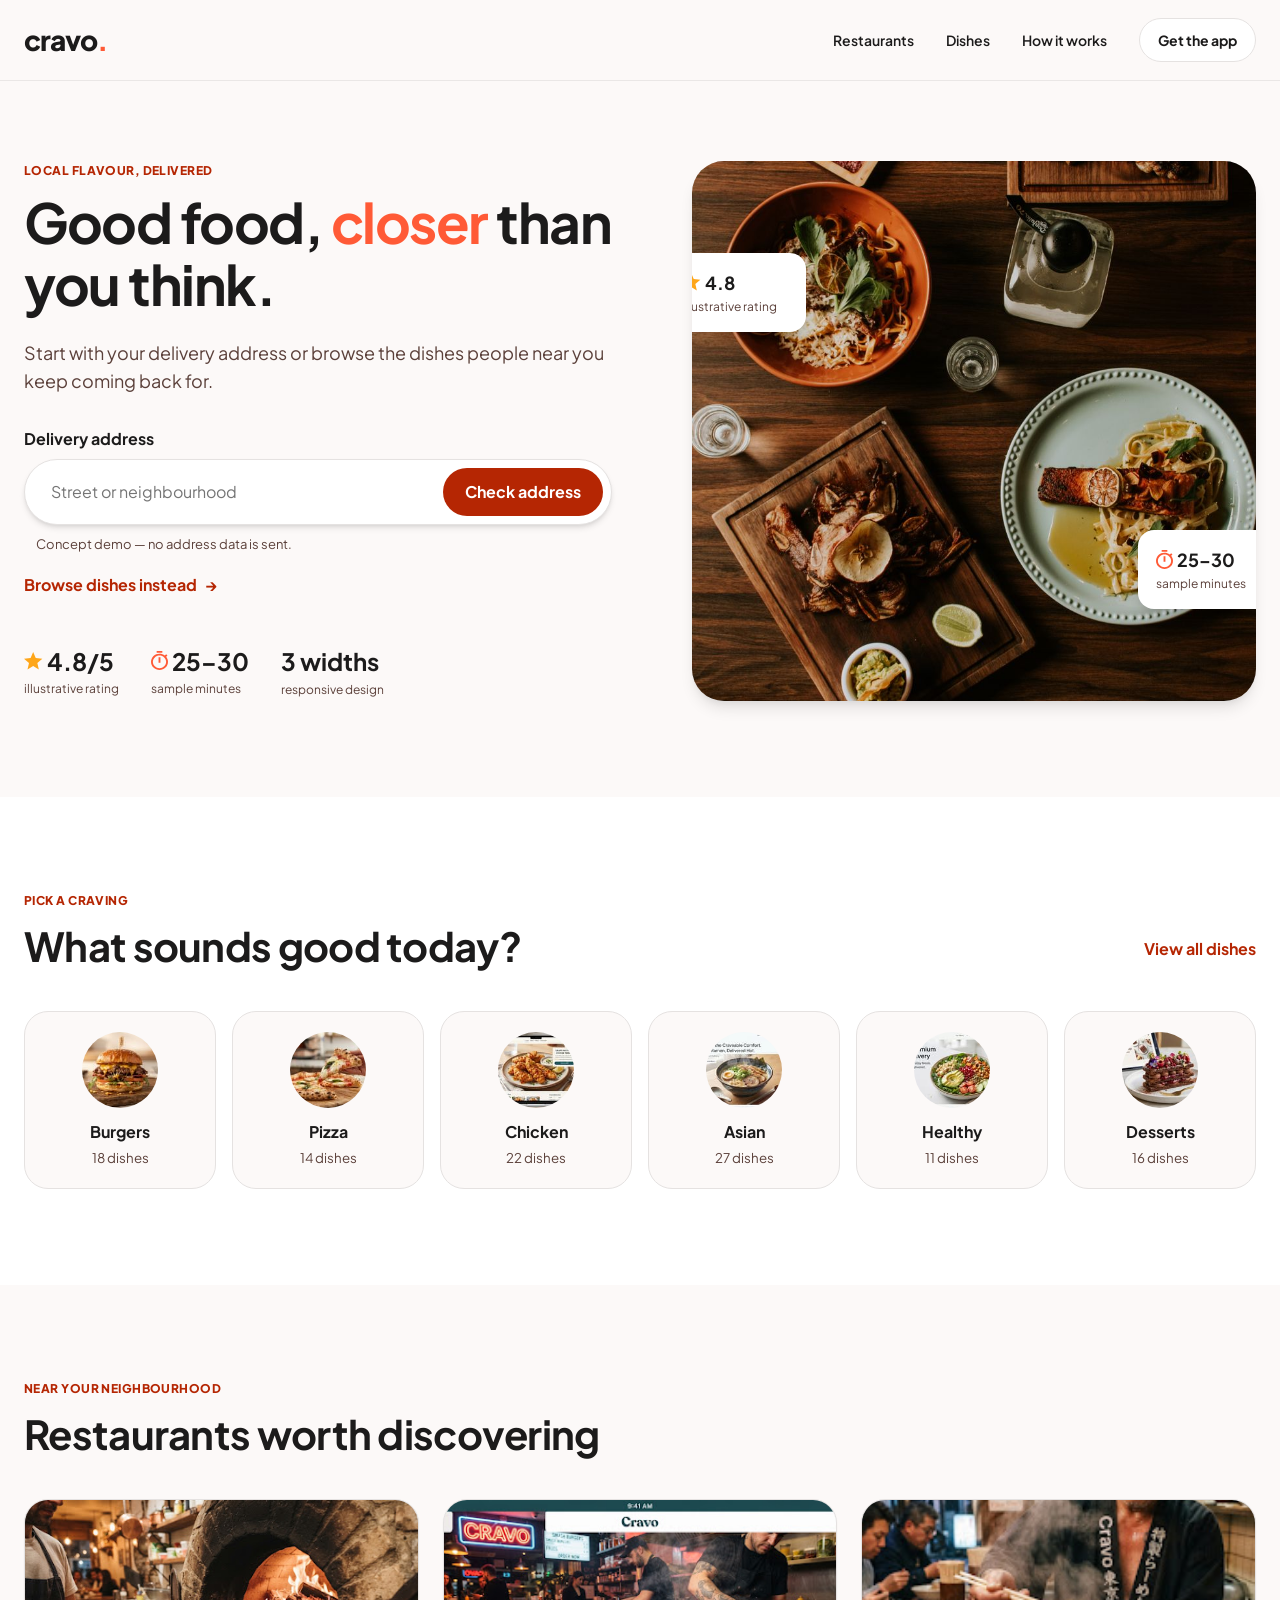
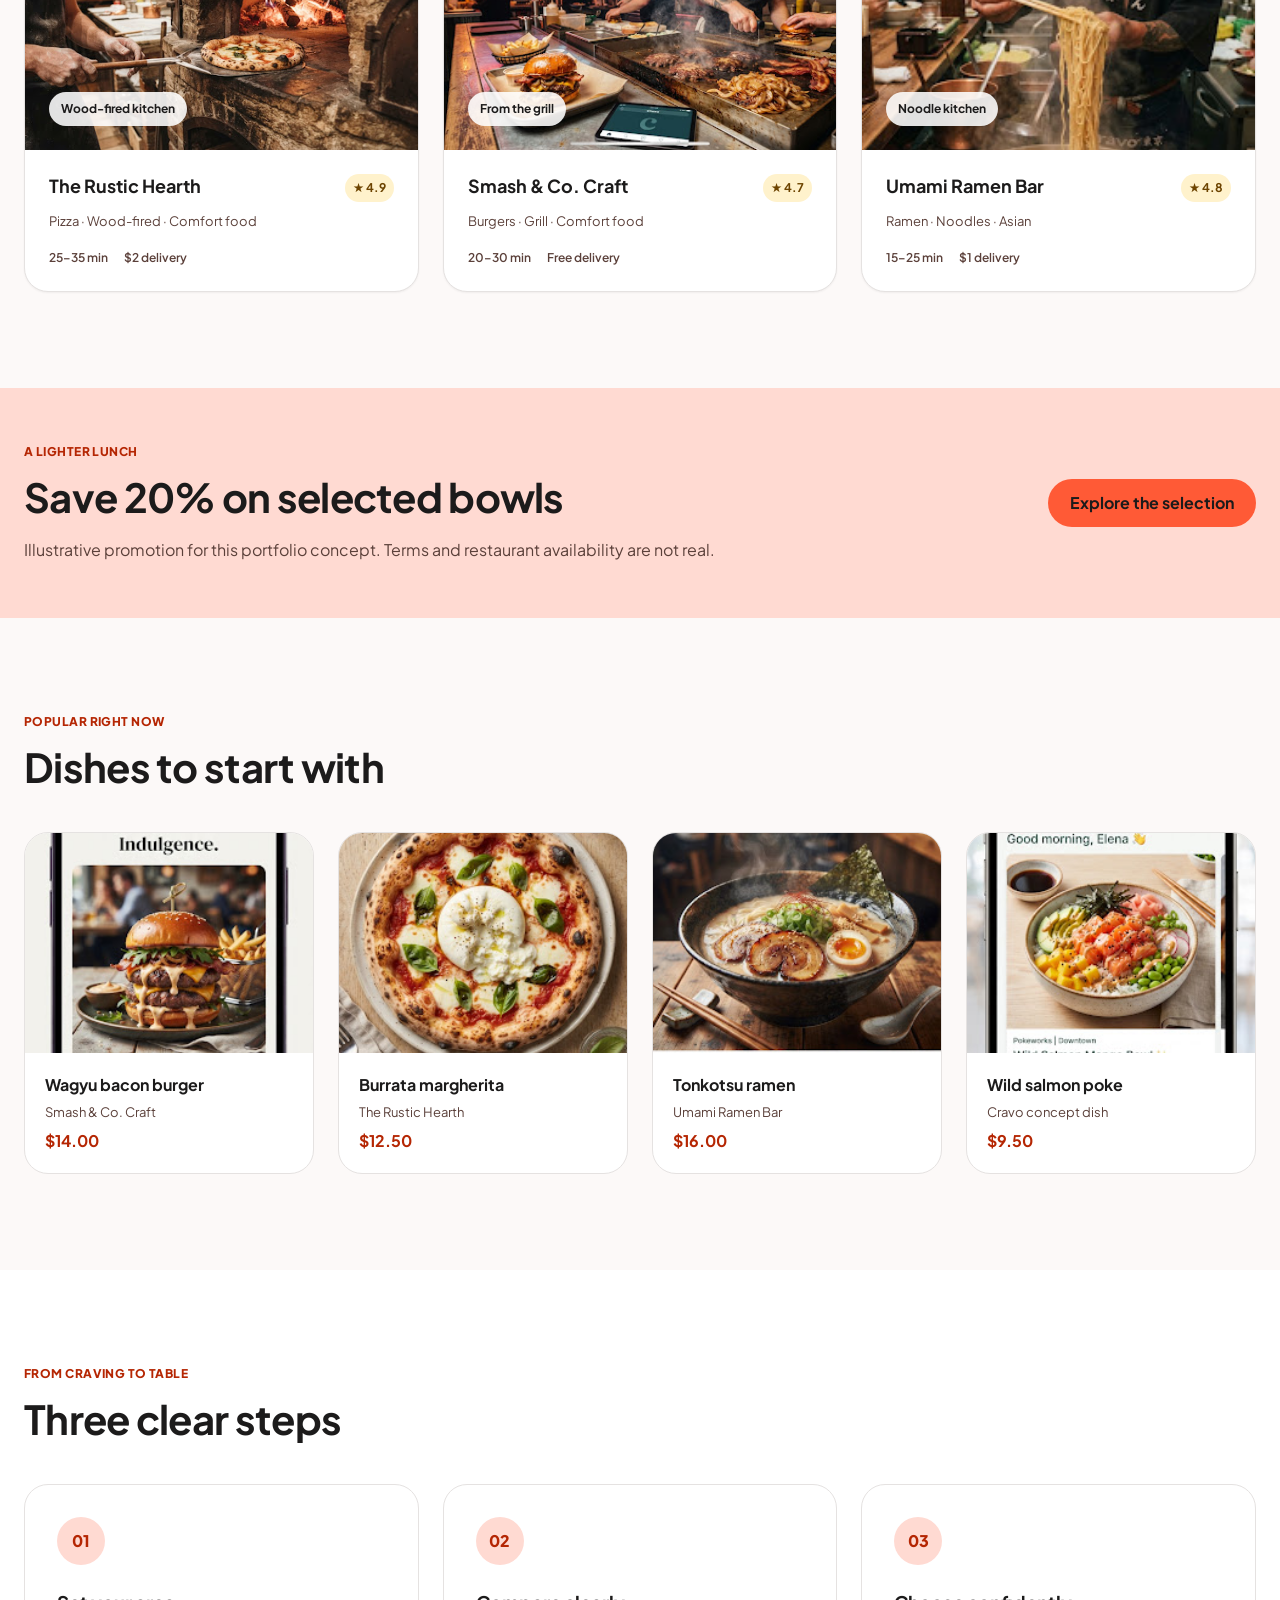
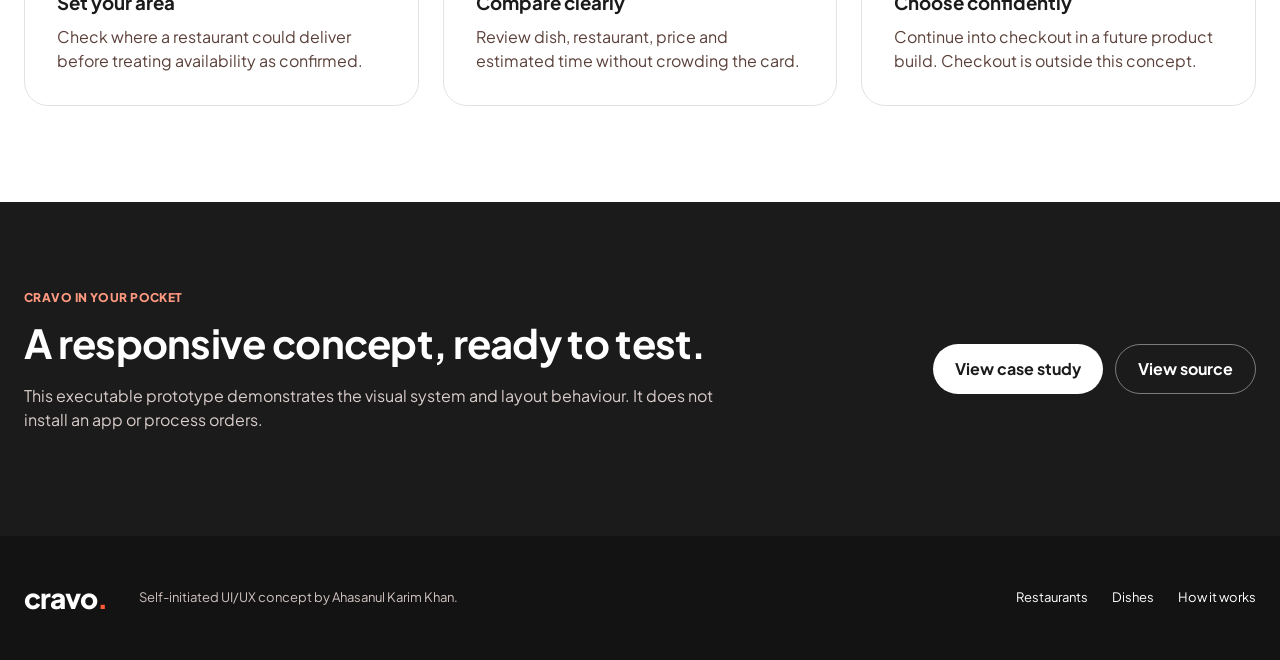
<file: index.html>
<!doctype html>
<html lang="en">
<head>
  <meta charset="utf-8">
  <meta name="viewport" content="width=device-width, initial-scale=1">
  <meta name="description" content="Cravo responsive food discovery concept — an executable portfolio prototype by Ahasanul Karim Khan.">
  <title>Cravo — Food discovery concept</title>
  <link rel="preconnect" href="https://fonts.googleapis.com">
  <link rel="preconnect" href="https://fonts.gstatic.com" crossorigin>
  <link href="https://fonts.googleapis.com/css2?family=Plus+Jakarta+Sans:wght@400;600;700;800&display=swap" rel="stylesheet">
  <link rel="stylesheet" href="styles.css">
  <script src="script.js" defer></script>
</head>
<body>
  <a class="skip-link" href="#main">Skip to content</a>
  <header class="site-header">
    <div class="container header-inner">
      <a class="brand" href="#top" aria-label="Cravo home">cravo<span>.</span></a>
      <button class="menu-button" type="button" aria-expanded="false" aria-controls="primary-nav">
        <span class="sr-only">Toggle navigation</span><span aria-hidden="true">☰</span>
      </button>
      <nav id="primary-nav" class="primary-nav" aria-label="Primary navigation">
        <a href="#restaurants">Restaurants</a>
        <a href="#dishes">Dishes</a>
        <a href="#how-it-works">How it works</a>
        <a class="button button-small button-ghost" href="#download">Get the app</a>
      </nav>
    </div>
  </header>

  <main id="main">
    <section class="hero" id="top">
      <div class="container hero-grid">
        <div class="hero-copy">
          <p class="eyebrow">Local flavour, delivered</p>
          <h1><span class="no-break">Good food,</span> <span class="no-break"><em>closer</em> than</span> <span class="no-break">you think.</span></h1>
          <p class="hero-intro">Start with your delivery address or browse the dishes people near you keep coming back for.</p>
          <form class="address-form" id="address-form" novalidate>
            <label for="address">Delivery address</label>
            <div class="address-row">
              <input id="address" name="address" autocomplete="street-address" placeholder="Street or neighbourhood" required minlength="4">
              <button class="button button-primary" type="submit">Check address</button>
            </div>
            <p class="form-status" id="address-status" role="status" aria-live="polite">Concept demo — no address data is sent.</p>
          </form>
          <a class="browse-link" href="#dishes">Browse dishes instead <span aria-hidden="true">→</span></a>
          <dl class="proof-row" aria-label="Concept highlights">
            <div><dt><img class="metric-icon metric-star" src="assets/figma-local/hero-star.svg" alt="">4.8/5</dt><dd>illustrative rating</dd></div>
            <div><dt><img class="metric-icon metric-timer" src="assets/figma-local/hero-timer.svg" alt="">25–30</dt><dd>sample minutes</dd></div>
            <div><dt>3 widths</dt><dd>responsive design</dd></div>
          </dl>
        </div>
        <div class="hero-visual">
          <img class="hero-photo" src="assets/figma-local/desktop-hero-1.jpg" alt="A table spread with pasta, grilled dishes and a plated entrée" fetchpriority="high">
          <div class="floating-card floating-rating"><strong><img class="metric-icon metric-star" src="assets/figma-local/hero-star.svg" alt="">4.8</strong><span>illustrative rating</span></div>
          <div class="floating-card floating-time"><strong><img class="metric-icon metric-timer" src="assets/figma-local/hero-timer.svg" alt="">25–30</strong><span>sample minutes</span></div>
        </div>
      </div>
    </section>

    <section class="section section-categories" aria-labelledby="category-title">
      <div class="container">
        <div class="section-heading"><div><p class="eyebrow">Pick a craving</p><h2 id="category-title">What sounds good today?</h2></div><a href="#dishes">View all dishes</a></div>
        <div class="category-grid">
          <a class="category-card" href="#dishes"><img src="assets/figma-local/category-burgers.jpg" alt="" loading="lazy" decoding="async"><strong>Burgers</strong><small>18 dishes</small></a>
          <a class="category-card" href="#dishes"><img src="assets/figma-local/category-pizza.jpg" alt="" loading="lazy" decoding="async"><strong>Pizza</strong><small>14 dishes</small></a>
          <a class="category-card" href="#dishes"><img src="assets/figma-local/category-chicken.jpg" alt="" loading="lazy" decoding="async"><strong>Chicken</strong><small>22 dishes</small></a>
          <a class="category-card" href="#dishes"><img src="assets/figma-local/category-asian.jpg" alt="" loading="lazy" decoding="async"><strong>Asian</strong><small>27 dishes</small></a>
          <a class="category-card" href="#dishes"><img src="assets/figma-local/category-healthy.jpg" alt="" loading="lazy" decoding="async"><strong>Healthy</strong><small>11 dishes</small></a>
          <a class="category-card" href="#dishes"><img src="assets/figma-local/category-desserts.jpg" alt="" loading="lazy" decoding="async"><strong>Desserts</strong><small>16 dishes</small></a>
        </div>
      </div>
    </section>

    <section class="section" id="restaurants" aria-labelledby="restaurant-title">
      <div class="container">
        <div class="section-heading"><div><p class="eyebrow">Near your neighbourhood</p><h2 id="restaurant-title">Restaurants worth discovering</h2></div></div>
        <div class="restaurant-grid">
          <article class="restaurant-card">
            <div class="card-art"><img src="assets/figma-local/desktop-restaurant-1.jpg" alt="Pizza being lifted from a wood-fired oven" loading="lazy" decoding="async"><span>Wood-fired kitchen</span></div>
            <div class="card-body"><div class="title-rating"><h3>The Rustic Hearth</h3><span class="rating">★ 4.9</span></div><p>Pizza · Wood-fired · Comfort food</p><div class="meta"><span>25–35 min</span><span>$2 delivery</span></div></div>
          </article>
          <article class="restaurant-card">
            <div class="card-art"><img src="assets/figma-local/smash-co-craft.jpg" alt="Cook working at a grill with a burger in the foreground" loading="lazy" decoding="async"><span>From the grill</span></div>
            <div class="card-body"><div class="title-rating"><h3>Smash &amp; Co. Craft</h3><span class="rating">★ 4.7</span></div><p>Burgers · Grill · Comfort food</p><div class="meta"><span>20–30 min</span><span>Free delivery</span></div></div>
          </article>
          <article class="restaurant-card">
            <div class="card-art"><img src="assets/figma-local/umami-ramen-bar.jpg" alt="Chef lifting ramen noodles from a steaming pot" loading="lazy" decoding="async"><span>Noodle kitchen</span></div>
            <div class="card-body"><div class="title-rating"><h3>Umami Ramen Bar</h3><span class="rating">★ 4.8</span></div><p>Ramen · Noodles · Asian</p><div class="meta"><span>15–25 min</span><span>$1 delivery</span></div></div>
          </article>
        </div>
      </div>
    </section>

    <section class="promo">
      <div class="container promo-inner"><div><p class="eyebrow">A lighter lunch</p><h2>Save 20% on selected bowls</h2><p>Illustrative promotion for this portfolio concept. Terms and restaurant availability are not real.</p></div><a class="button button-secondary" href="#dishes">Explore the selection</a></div>
    </section>

    <section class="section" id="dishes" aria-labelledby="dish-title">
      <div class="container">
        <div class="section-heading"><div><p class="eyebrow">Popular right now</p><h2 id="dish-title">Dishes to start with</h2></div></div>
        <div class="dish-grid">
          <article class="dish-card"><div class="dish-art"><img src="assets/figma-local/wagyu-bacon-burger.jpg" alt="Wagyu burger with bacon and fries" loading="lazy" decoding="async"></div><div><h3>Wagyu bacon burger</h3><p>Smash &amp; Co. Craft</p><strong>$14.00</strong></div></article>
          <article class="dish-card"><div class="dish-art"><img src="assets/figma-local/burrata-margherita.jpg" alt="Burrata margherita pizza with basil" loading="lazy" decoding="async"></div><div><h3>Burrata margherita</h3><p>The Rustic Hearth</p><strong>$12.50</strong></div></article>
          <article class="dish-card"><div class="dish-art"><img src="assets/figma-local/tonkotsu-ramen.jpg" alt="Bowl of tonkotsu ramen with egg" loading="lazy" decoding="async"></div><div><h3>Tonkotsu ramen</h3><p>Umami Ramen Bar</p><strong>$16.00</strong></div></article>
          <article class="dish-card"><div class="dish-art"><img src="assets/figma-local/wild-salmon-poke.jpg" alt="Wild salmon poke bowl with vegetables" loading="lazy" decoding="async"></div><div><h3>Wild salmon poke</h3><p>Cravo concept dish</p><strong>$9.50</strong></div></article>
        </div>
      </div>
    </section>

    <section class="section steps" id="how-it-works" aria-labelledby="steps-title">
      <div class="container"><p class="eyebrow">From craving to table</p><h2 id="steps-title">Three clear steps</h2><ol class="step-grid"><li><span>01</span><h3>Set your area</h3><p>Check where a restaurant could deliver before treating availability as confirmed.</p></li><li><span>02</span><h3>Compare clearly</h3><p>Review dish, restaurant, price and estimated time without crowding the card.</p></li><li><span>03</span><h3>Choose confidently</h3><p>Continue into checkout in a future product build. Checkout is outside this concept.</p></li></ol></div>
    </section>

    <section class="download" id="download">
      <div class="container download-inner"><div><p class="eyebrow">Cravo in your pocket</p><h2>A responsive concept, ready to test.</h2><p>This executable prototype demonstrates the visual system and layout behaviour. It does not install an app or process orders.</p></div><div class="download-actions"><a class="button button-light" href="https://www.behance.net/gallery/256962485/Cravo-Responsive-Food-Discovery-Website-UXUI-Concept">View case study</a><a class="button button-outline-light" href="https://github.com/ahasanulkarimkhan-uiux/cravo-design">View source</a></div></div>
    </section>
  </main>

  <footer class="site-footer"><div class="container footer-inner"><a class="brand" href="#top">cravo<span>.</span></a><p>Self-initiated UI/UX concept by Ahasanul Karim Khan.</p><nav aria-label="Footer navigation"><a href="#restaurants">Restaurants</a><a href="#dishes">Dishes</a><a href="#how-it-works">How it works</a></nav></div></footer>
</body>
</html>
</file>
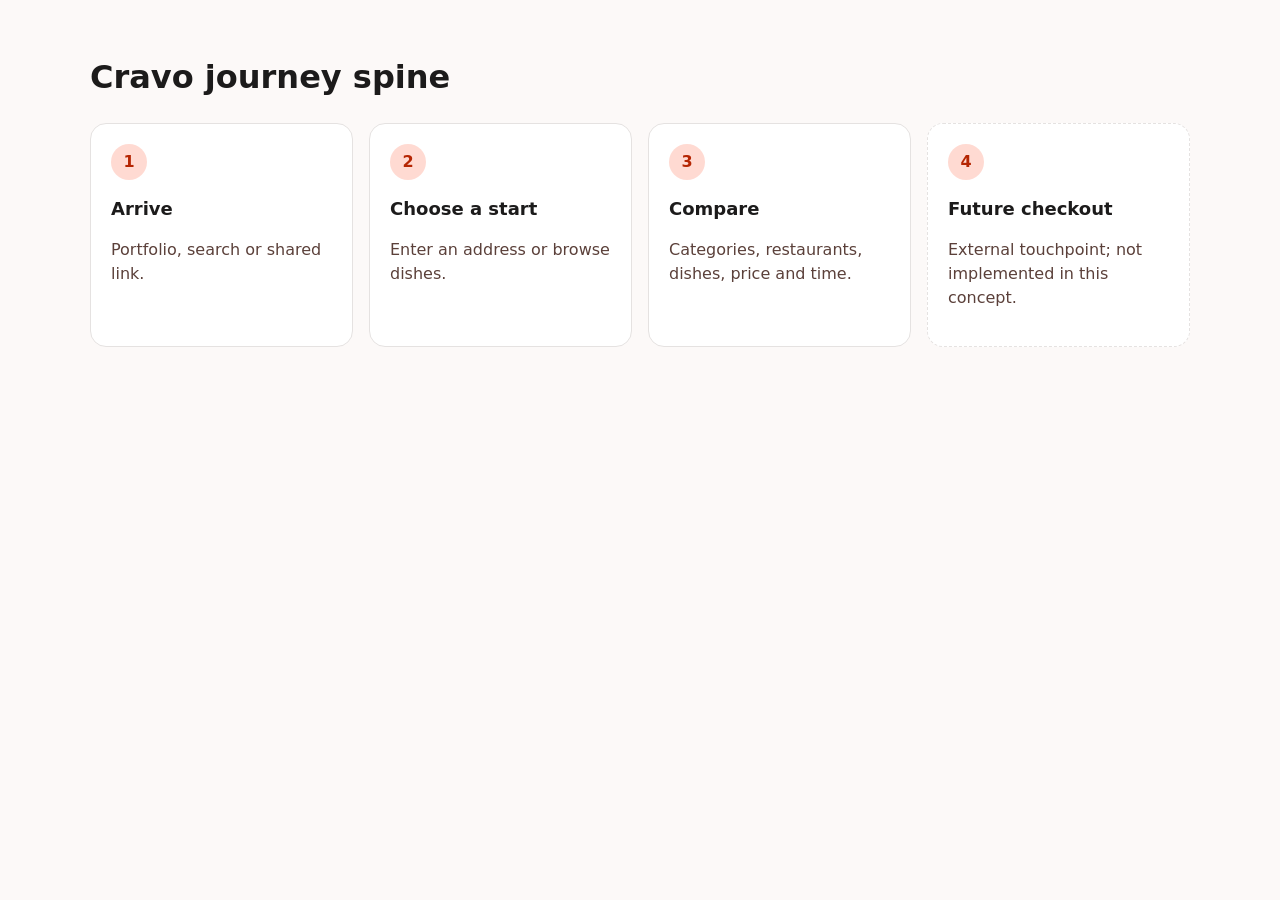
<file: docs/ia-map.html>
<!doctype html><html lang="en"><head><meta charset="utf-8"><meta name="viewport" content="width=device-width,initial-scale=1"><title>Cravo IA map</title><style>body{margin:0;padding:32px;background:#fcf9f8;color:#1c1b1b;font:16px/1.5 system-ui,sans-serif}.map{max-width:1100px;margin:auto}.spine{display:grid;grid-template-columns:repeat(4,minmax(0,1fr));gap:16px}.card{padding:20px;border:1px solid #e5e2e1;border-radius:16px;background:#fff}.card span{display:inline-grid;place-items:center;width:36px;height:36px;border-radius:50%;background:#ffdad2;color:#b52603;font-weight:800}.card h2{font-size:18px}.card p{color:#5b403a}.external{border-style:dashed}@media(max-width:760px){body{padding:16px}.spine{grid-template-columns:1fr}}</style></head><body><main class="map"><h1>Cravo journey spine</h1><div class="spine"><section class="card"><span>1</span><h2>Arrive</h2><p>Portfolio, search or shared link.</p></section><section class="card"><span>2</span><h2>Choose a start</h2><p>Enter an address or browse dishes.</p></section><section class="card"><span>3</span><h2>Compare</h2><p>Categories, restaurants, dishes, price and time.</p></section><section class="card external"><span>4</span><h2>Future checkout</h2><p>External touchpoint; not implemented in this concept.</p></section></div></main></body></html>
</file>
<file: styles.css>
:root {
  --cravo-color-ink-900:#1c1b1b; --cravo-color-brown-700:#5b403a; --cravo-color-white:#fff;
  --cravo-color-neutral-50:#fcf9f8; --cravo-color-neutral-100:#f3f0ef; --cravo-color-neutral-200:#e5e2e1;
  --cravo-color-orange-500:#ff5a36; --cravo-color-red-700:#b52603; --cravo-color-orange-50:#ffdad2;
  --cravo-color-amber-500:#fea619; --cravo-color-green-700:#006c49; --cravo-color-green-300:#6ffbbe;
  --cravo-color-background-page:var(--cravo-color-neutral-50); --cravo-color-background-surface:var(--cravo-color-white);
  --cravo-color-action-primary:var(--cravo-color-red-700); --cravo-color-action-secondary:var(--cravo-color-orange-500);
  --cravo-color-text-primary:var(--cravo-color-ink-900); --cravo-color-text-secondary:var(--cravo-color-brown-700);
  --cravo-color-border-default:var(--cravo-color-neutral-200); --cravo-color-status-success:var(--cravo-color-green-700);
  --cravo-spacing-1:4px; --cravo-spacing-2:8px; --cravo-spacing-3:12px; --cravo-spacing-4:16px; --cravo-spacing-5:24px;
  --cravo-spacing-6:32px; --cravo-spacing-7:48px; --cravo-spacing-8:64px; --cravo-spacing-9:80px;
  --cravo-radius-sm:8px; --cravo-radius-md:16px; --cravo-radius-lg:24px; --cravo-radius-xl:32px; --cravo-radius-full:9999px;
  --cravo-size-control-min:44px; --cravo-size-touch-recommended:48px; --cravo-size-container-max:1320px;
  --cravo-motion-fast:120ms; --cravo-motion-base:180ms; --cravo-motion-slow:240ms;
  --shadow-subtle:0 1px 2px rgb(0 0 0 / 5%); --shadow-control:0 2px 4px -2px rgb(0 0 0 / 10%),0 4px 6px -1px rgb(0 0 0 / 10%); --shadow-raised:0 10px 15px -3px rgb(0 0 0 / 10%),0 4px 6px -2px rgb(0 0 0 / 5%);
}
*{box-sizing:border-box}html{scroll-behavior:smooth}body{margin:0;background:var(--cravo-color-background-page);color:var(--cravo-color-text-primary);font-family:"Plus Jakarta Sans",system-ui,sans-serif;line-height:1.5}a{color:inherit;text-decoration:none}button,input{font:inherit}.container{width:min(calc(100% - 48px),var(--cravo-size-container-max));margin-inline:auto}.no-break{white-space:nowrap}.sr-only{position:absolute;width:1px;height:1px;padding:0;margin:-1px;overflow:hidden;clip:rect(0,0,0,0);white-space:nowrap;border:0}.skip-link{position:fixed;left:16px;top:16px;z-index:50;padding:12px 16px;background:#fff;border-radius:8px;transform:translateY(-160%)}.skip-link:focus{transform:none}
.site-header{position:sticky;top:0;z-index:20;background:rgb(252 249 248 / 90%);backdrop-filter:blur(16px);border-bottom:1px solid rgb(229 226 225 / 75%)}.header-inner{min-height:80px;display:flex;align-items:center;justify-content:space-between;gap:32px}.brand{font-size:28px;font-weight:800;letter-spacing:-1px;white-space:nowrap}.brand span{color:var(--cravo-color-orange-500)}.primary-nav{display:flex;align-items:center;gap:32px;font-size:14px;font-weight:600}.primary-nav>a:not(.button){min-height:44px;display:inline-flex;align-items:center}.menu-button{display:none;width:48px;height:48px;border:1px solid var(--cravo-color-border-default);background:#fff;border-radius:9999px;font-size:22px}
.button{min-height:48px;display:inline-flex;align-items:center;justify-content:center;padding:12px 22px;border:0;border-radius:9999px;font-weight:700;white-space:nowrap;cursor:pointer;transition:transform var(--cravo-motion-fast),box-shadow var(--cravo-motion-base),background var(--cravo-motion-base)}.button:hover{transform:translateY(-1px);box-shadow:var(--shadow-control)}.button:focus-visible,a:focus-visible,input:focus-visible{outline:3px solid var(--cravo-color-orange-500);outline-offset:3px}.button-small{min-height:44px;padding:10px 18px}.button-primary{background:var(--cravo-color-action-primary);color:#fff}.button-secondary{background:var(--cravo-color-action-secondary);color:#1c1b1b}.button-ghost{border:1px solid var(--cravo-color-border-default);background:#fff}.button-light{background:#fff;color:#1c1b1b}.button-outline-light{border:1px solid rgb(255 255 255 / 42%);color:#fff}
.hero{padding:80px 0 96px;overflow:hidden}.hero-grid{display:grid;grid-template-columns:minmax(0,1.02fr) minmax(420px,.98fr);align-items:center;gap:80px}.hero-copy{min-width:0}.eyebrow{margin:0 0 12px;color:var(--cravo-color-red-700);font-size:12px;line-height:16px;font-weight:800;letter-spacing:.44px;text-transform:uppercase}.hero h1{max-width:700px;margin:0;font-size:clamp(44px,4.3vw,64px);line-height:1.12;letter-spacing:-1.5px}.hero h1 em{color:var(--cravo-color-orange-500);font-style:normal}.hero-intro{max-width:620px;margin:24px 0 32px;color:var(--cravo-color-text-secondary);font-size:18px;line-height:28px}.address-form{max-width:680px}.address-form label{display:block;margin-bottom:8px;font-weight:700}.address-row{display:flex;padding:8px;background:#fff;border:1px solid var(--cravo-color-border-default);border-radius:9999px;box-shadow:var(--shadow-control)}.address-row input{min-width:0;flex:1;min-height:48px;padding:0 18px;border:0;background:transparent;color:var(--cravo-color-text-primary)}.address-row input:focus{outline:0}.address-row:focus-within{outline:3px solid rgb(255 90 54 / 28%);border-color:var(--cravo-color-red-700)}.form-status{min-height:20px;margin:10px 12px 0;color:var(--cravo-color-text-secondary);font-size:13px}.form-status.success{color:var(--cravo-color-status-success);font-weight:700}.form-status.error{color:var(--cravo-color-red-700);font-weight:700}.browse-link{display:inline-flex;align-items:center;gap:8px;min-height:44px;margin-top:8px;color:var(--cravo-color-red-700);font-weight:700}.proof-row{display:flex;gap:32px;margin:40px 0 0}.proof-row div{min-width:0}.proof-row dt{font-size:24px;line-height:28px;font-weight:700;white-space:nowrap}.proof-row dd{margin:4px 0 0;color:var(--cravo-color-text-secondary);font-size:12px}.hero-visual{position:relative;min-height:540px;border-radius:32px;background:linear-gradient(145deg,#ffd9c8 0%,#ffaf75 46%,#d94a27 100%);box-shadow:var(--shadow-raised);isolation:isolate}.hero-visual::after{content:"";position:absolute;inset:12% -15% -30% 30%;z-index:-1;background:radial-gradient(circle,#ffdf80 0 2px,transparent 3px);background-size:22px 22px;opacity:.48;transform:rotate(-8deg)}.plate{position:absolute;border-radius:50%;background:#fff;border:18px solid #f5eee9;box-shadow:0 26px 50px rgb(83 34 20 / 25%)}.plate-large{width:min(76%,420px);aspect-ratio:1;left:50%;top:50%;transform:translate(-50%,-50%)}.food-shape,.garnish{position:absolute;border-radius:999px}.food-a{width:58%;height:25%;left:20%;top:29%;background:#ce431f;transform:rotate(18deg);box-shadow:0 25px 0 #f4b43f}.food-b{width:50%;height:20%;left:28%;top:56%;background:#2d7c55;transform:rotate(-15deg)}.garnish{width:18px;height:18px;background:#ffd45c;box-shadow:50px 20px 0 #ffd45c,96px -12px 0 #ffd45c,130px 55px 0 #ffd45c}.garnish-a{left:26%;top:24%}.garnish-b{left:35%;top:64%;background:#8fcf76}.floating-card{position:absolute;display:grid;gap:2px;min-width:142px;padding:16px 18px;background:#fff;border-radius:16px;box-shadow:var(--shadow-raised)}.floating-card strong{font-size:18px}.floating-card span{color:var(--cravo-color-text-secondary);font-size:12px}.floating-rating{left:-28px;top:17%}.floating-time{right:-24px;bottom:17%}
.section{padding:96px 0}.section-categories{background:#fff}.section-heading{display:flex;align-items:end;justify-content:space-between;gap:32px;margin-bottom:40px}.section-heading>div{min-width:0}.section-heading h2,.promo h2,.steps h2,.download h2{margin:0;font-size:40px;line-height:1.25;letter-spacing:-.7px}.section-heading>a{min-height:44px;display:inline-flex;align-items:center;color:var(--cravo-color-red-700);font-weight:700;white-space:nowrap}.category-grid{display:grid;grid-template-columns:repeat(6,minmax(0,1fr));gap:16px}.category-card{min-width:0;min-height:164px;display:flex;flex-direction:column;align-items:center;justify-content:center;padding:20px;text-align:center;border:1px solid var(--cravo-color-border-default);border-radius:24px;background:var(--cravo-color-background-page);transition:transform var(--cravo-motion-fast),box-shadow var(--cravo-motion-base)}.category-card:hover{transform:translateY(-3px);box-shadow:var(--shadow-control)}.category-card>span{font-size:34px}.category-card strong{margin-top:12px}.category-card small{margin-top:4px;color:var(--cravo-color-text-secondary)}
.restaurant-grid{display:grid;grid-template-columns:repeat(3,minmax(0,1fr));gap:24px}.restaurant-card{min-width:0;overflow:hidden;border:1px solid var(--cravo-color-border-default);border-radius:24px;background:#fff;box-shadow:var(--shadow-subtle)}.card-art{height:250px;display:flex;align-items:end;padding:24px;background:#ddd}.card-art span{padding:8px 12px;border-radius:999px;background:rgb(255 255 255 / 88%);font-size:12px;font-weight:700}.art-terracotta{background:radial-gradient(circle at 72% 22%,#ffd45c 0 12%,transparent 13%),linear-gradient(135deg,#ffb074,#b52603)}.art-green{background:radial-gradient(circle at 28% 34%,#6ffbbe 0 13%,transparent 14%),linear-gradient(145deg,#bfe3a2,#006c49)}.art-amber{background:radial-gradient(circle at 70% 65%,#fff0ba 0 15%,transparent 16%),linear-gradient(145deg,#ffd66b,#b86b00)}.card-body{padding:24px}.title-rating{display:flex;align-items:flex-start;justify-content:space-between;gap:16px}.title-rating h3{min-width:0;margin:0;font-size:18px;line-height:24px}.rating{flex:0 0 auto;white-space:nowrap;padding:5px 8px;border-radius:999px;background:#fff2cc;color:#6d4400;font-size:12px;font-weight:700}.card-body p{margin:10px 0 18px;color:var(--cravo-color-text-secondary);font-size:13px}.meta{display:flex;flex-wrap:wrap;gap:8px 16px;color:var(--cravo-color-text-secondary);font-size:12px;font-weight:600}
.promo{padding:56px 0;background:var(--cravo-color-orange-50)}.promo-inner{display:flex;align-items:center;justify-content:space-between;gap:48px}.promo-inner>div{max-width:740px}.promo p:not(.eyebrow){margin:16px 0 0;color:var(--cravo-color-text-secondary)}.dish-grid{display:grid;grid-template-columns:repeat(4,minmax(0,1fr));gap:24px}.dish-card{overflow:hidden;border:1px solid var(--cravo-color-border-default);border-radius:24px;background:#fff}.dish-art{height:220px}.dish-one{background:radial-gradient(circle at 50% 50%,#ca3e22 0 25%,#ffd068 26% 31%,#f4ede6 32% 45%,#ad7b5b 46%)}.dish-two{background:radial-gradient(circle at 50% 50%,#69a54a 0 18%,#f0c947 19% 25%,#dceacb 26% 45%,#9e755a 46%)}.dish-three{background:radial-gradient(circle at 48% 52%,#9f3a20 0 22%,#e4bb6c 23% 32%,#f4ede6 33% 45%,#745541 46%)}.dish-four{background:radial-gradient(circle at 50% 50%,#ffe295 0 20%,#fff6da 21% 30%,#f0e8dc 31% 45%,#b47b58 46%)}.dish-card>div:last-child{padding:20px}.dish-card h3{margin:0;font-size:16px;line-height:24px}.dish-card p{margin:6px 0;color:var(--cravo-color-text-secondary);font-size:13px}.dish-card strong{color:var(--cravo-color-red-700)}
.steps{background:#fff}.steps>div>h2{margin-bottom:40px}.step-grid{counter-reset:none;display:grid;grid-template-columns:repeat(3,minmax(0,1fr));gap:24px;margin:0;padding:0;list-style:none}.step-grid li{padding:32px;border:1px solid var(--cravo-color-border-default);border-radius:24px}.step-grid span{display:inline-flex;align-items:center;justify-content:center;width:48px;height:48px;border-radius:50%;background:var(--cravo-color-orange-50);color:var(--cravo-color-red-700);font-weight:800}.step-grid h3{margin:24px 0 8px}.step-grid p{margin:0;color:var(--cravo-color-text-secondary)}.download{padding:88px 0;background:#1c1b1b;color:#fff}.download .eyebrow{color:#ff9a80}.download-inner{display:flex;align-items:center;justify-content:space-between;gap:56px}.download-inner>div:first-child{max-width:720px}.download p:not(.eyebrow){color:#d8cdca}.download-actions{display:flex;flex-wrap:wrap;justify-content:flex-end;gap:12px}.site-footer{padding:40px 0;background:#141313;color:#fff}.footer-inner{display:grid;grid-template-columns:auto 1fr auto;align-items:center;gap:32px}.footer-inner p{margin:0;color:#cfc3c0;font-size:13px}.footer-inner nav{display:flex;gap:8px 24px}.footer-inner nav a{min-height:44px;display:inline-flex;align-items:center;font-size:13px}
@media (max-width:1050px){.hero-grid{grid-template-columns:minmax(0,1fr) minmax(340px,.8fr);gap:48px}.hero-visual{min-height:460px}.category-grid{grid-template-columns:repeat(3,minmax(0,1fr))}.restaurant-grid{grid-template-columns:repeat(2,minmax(0,1fr))}.restaurant-card:last-child{grid-column:1/-1}.dish-grid{grid-template-columns:repeat(2,minmax(0,1fr))}.footer-inner{grid-template-columns:auto 1fr}.footer-inner nav{grid-column:1/-1}}
@media (max-width:760px){.container{width:min(calc(100% - 32px),var(--cravo-size-container-max))}.header-inner{min-height:72px}.menu-button{display:inline-flex;align-items:center;justify-content:center;flex:0 0 auto}.primary-nav{position:absolute;left:16px;right:16px;top:64px;display:none;flex-direction:column;align-items:stretch;gap:4px;padding:16px;background:#fff;border:1px solid var(--cravo-color-border-default);border-radius:16px;box-shadow:var(--shadow-raised)}.primary-nav.open{display:flex}.primary-nav>a{width:100%;justify-content:center}.hero{padding:48px 0 64px}.hero-grid{display:flex;flex-direction:column;align-items:stretch;gap:48px}.hero h1{font-size:36px;line-height:44px;letter-spacing:-.5px}.hero-intro{font-size:16px;line-height:24px}.address-row{flex-direction:column;align-items:stretch;border-radius:24px;gap:8px}.address-row input{width:100%;min-height:48px}.address-row .button{width:100%}.proof-row{display:grid;grid-template-columns:repeat(3,minmax(0,1fr));gap:12px}.proof-row dt{font-size:18px;line-height:24px}.hero-visual{min-height:360px}.floating-card{min-width:122px;padding:12px}.floating-rating{left:8px;top:10px}.floating-time{right:8px;bottom:10px}.section{padding:64px 0}.section-heading{align-items:flex-start;flex-direction:column;gap:8px;margin-bottom:28px}.section-heading h2,.promo h2,.steps h2,.download h2{font-size:26px;line-height:34px}.section-heading>a{align-self:flex-start}.category-grid{grid-template-columns:repeat(2,minmax(0,1fr));gap:12px}.category-card{min-height:140px;padding:16px}.restaurant-grid{grid-template-columns:1fr}.restaurant-card:last-child{grid-column:auto}.card-art{height:210px}.title-rating{gap:12px}.promo-inner,.download-inner{align-items:stretch;flex-direction:column;gap:28px}.promo-inner .button{width:100%}.dish-grid{grid-template-columns:repeat(2,minmax(0,1fr));gap:12px}.dish-art{height:150px}.dish-card>div:last-child{padding:16px}.step-grid{grid-template-columns:1fr}.download-actions{display:grid;grid-template-columns:1fr;justify-content:stretch}.footer-inner{display:flex;flex-direction:column;align-items:flex-start;gap:16px}.footer-inner nav{width:100%;flex-direction:column;gap:0}.footer-inner nav a{width:100%;min-height:48px}}
@media (max-width:360px){.proof-row{grid-template-columns:1fr}.category-grid,.dish-grid{grid-template-columns:1fr}.hero-visual{min-height:320px}.plate-large{width:84%}}
@media (prefers-reduced-motion:reduce){html{scroll-behavior:auto}*,*::before,*::after{animation-duration:.01ms!important;transition-duration:.01ms!important;scroll-behavior:auto!important}}

/* Figma source photography used only in the local portfolio build. */
.hero-visual{overflow:hidden;background:var(--cravo-color-background-subtle,#f3f0ef)}
.hero-visual::after{display:none}
.hero-photo{display:block;width:100%;height:100%;position:absolute;inset:0;object-fit:cover;object-position:center 52%}
.floating-card{z-index:1}
.card-art,.dish-art{position:relative;overflow:hidden}
.card-art img,.dish-art img{display:block;width:100%;height:100%;position:absolute;inset:0;object-fit:cover}
.card-art img{object-position:center}
.card-art span{position:relative;z-index:1}
.dish-art img{object-position:center 42%}
.category-card img{display:block;width:76px;height:76px;flex:none;border-radius:50%;object-fit:cover}
.proof-row dt,.floating-card strong{display:inline-flex;align-items:center;gap:4px}
.metric-icon{display:block;flex:none;object-fit:contain}
.metric-star{width:19px;height:18px}
.metric-timer{width:16.5px;height:19.25px}
</file>
